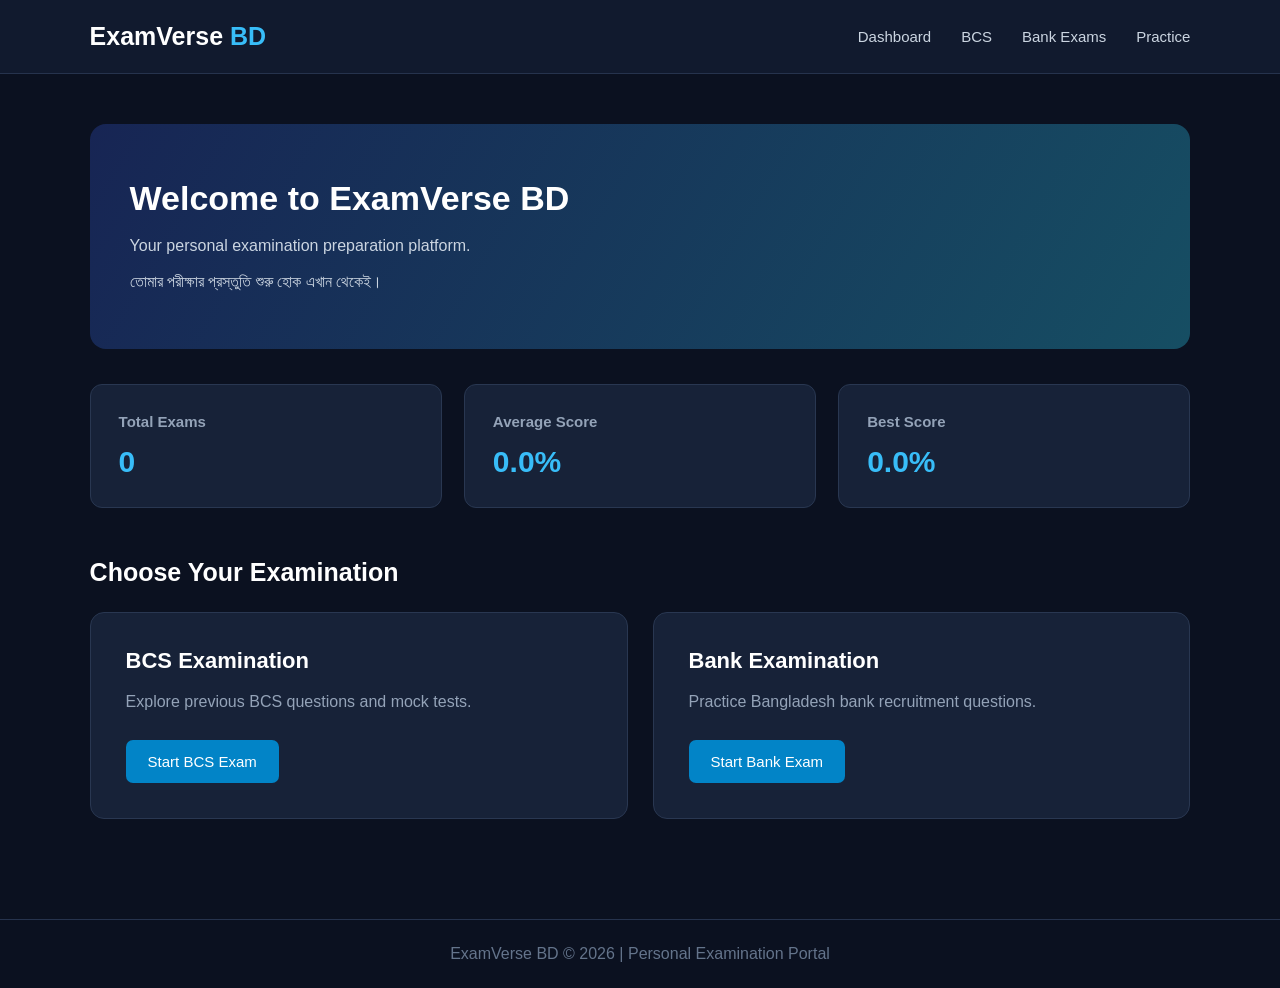
<file: index.html>
<!DOCTYPE html>
<html lang="en">

<head>
    <meta charset="UTF-8">
    <meta name="viewport" content="width=device-width, initial-scale=1.0">

    <title>ExamVerse BD | Personal Exam Portal</title>

    <link rel="stylesheet" href="style.css">
</head>

<body>

    <!-- Navigation -->
    <header>
        <div class="logo">ExamVerse <span>BD</span></div>

        <nav>
            <a href="#dashboard">Dashboard</a>
            <a href="#bcs">BCS</a>
            <a href="#bank">Bank Exams</a>
            <a href="#practice">Practice</a>
        </nav>
    </header>

    <!-- Main Dashboard -->
    <main id="dashboard">

        <section class="welcome">
            <h1>Welcome to ExamVerse BD</h1>
            <p>Your personal examination preparation platform.</p>
            <p>তোমার পরীক্ষার প্রস্তুতি শুরু হোক এখান থেকেই।</p>
        </section>

        <!-- Statistics -->
        <section class="statistics">

            <div class="card">
                <h3>Total Exams</h3>
                <p id="totalExams">0</p>
            </div>

            <div class="card">
                <h3>Average Score</h3>
                <p id="averageScore">0%</p>
            </div>

            <div class="card">
                <h3>Best Score</h3>
                <p id="bestScore">0%</p>
            </div>

        </section>

        <!-- Examination Categories -->
        <section class="exams">

            <h2>Choose Your Examination</h2>

            <div class="exam-container">

                <div class="exam-card" id="bcs">
                    <h3>BCS Examination</h3>
                    <p>Explore previous BCS questions and mock tests.</p>
                    <button onclick="startExam('bcs')">
                        Start BCS Exam
                    </button>
                </div>

                <div class="exam-card" id="bank">
                    <h3>Bank Examination</h3>
                    <p>Practice Bangladesh bank recruitment questions.</p>
                    <button onclick="startExam('bank')">
                        Start Bank Exam
                    </button>
                </div>

            </div>

        </section>

    </main>

    <footer>
        <p>ExamVerse BD © 2026 | Personal Examination Portal</p>
    </footer>

    <script src="script.js"></script>

</body>
</html>
</file>
<file: style.css>
/* =========================
   EXAMVERSE BD - MAIN STYLE
========================= */

* {
    margin: 0;
    padding: 0;
    box-sizing: border-box;
}

body {
    font-family: Arial, sans-serif;
    background: #0b1120;
    color: #ffffff;
    min-height: 100vh;
}

/* Navigation */

header {
    display: flex;
    justify-content: space-between;
    align-items: center;
    padding: 22px 7%;
    background: #111a2e;
    border-bottom: 1px solid #26334d;
}

.logo {
    font-size: 25px;
    font-weight: bold;
}

.logo span {
    color: #38bdf8;
}

nav {
    display: flex;
    gap: 30px;
}

nav a {
    color: #cbd5e1;
    text-decoration: none;
    font-size: 15px;
    transition: 0.3s;
}

nav a:hover {
    color: #38bdf8;
}

/* Main Content */

main {
    padding: 50px 7%;
}

.welcome {
    background: linear-gradient(120deg, #172554, #164e63);
    padding: 55px 40px;
    border-radius: 16px;
    margin-bottom: 35px;
}

.welcome h1 {
    font-size: 34px;
    margin-bottom: 15px;
}

.welcome p {
    color: #cbd5e1;
    margin-top: 10px;
    line-height: 1.6;
}

/* Statistics */

.statistics {
    display: grid;
    grid-template-columns: repeat(3, 1fr);
    gap: 22px;
    margin-bottom: 50px;
}

.card {
    background: #172238;
    padding: 28px;
    border-radius: 12px;
    border: 1px solid #293751;
}

.card h3 {
    color: #94a3b8;
    font-size: 15px;
    margin-bottom: 15px;
}

.card p {
    font-size: 30px;
    font-weight: bold;
    color: #38bdf8;
}

/* Examination Section */

.exams h2 {
    font-size: 25px;
    margin-bottom: 25px;
}

.exam-container {
    display: grid;
    grid-template-columns: repeat(2, 1fr);
    gap: 25px;
}

.exam-card {
    background: #172238;
    padding: 35px;
    border-radius: 14px;
    border: 1px solid #293751;
    transition: 0.3s;
}

.exam-card:hover {
    transform: translateY(-5px);
    border-color: #38bdf8;
}

.exam-card h3 {
    font-size: 22px;
    margin-bottom: 15px;
}

.exam-card p {
    color: #94a3b8;
    line-height: 1.6;
    margin-bottom: 25px;
}

/* Buttons */

button {
    background: #0284c7;
    color: white;
    border: none;
    padding: 13px 22px;
    border-radius: 7px;
    font-size: 15px;
    cursor: pointer;
    transition: 0.3s;
}

button:hover {
    background: #0369a1;
}

/* Footer */

footer {
    text-align: center;
    padding: 25px;
    color: #64748b;
    border-top: 1px solid #26334d;
    margin-top: 50px;
}

/* =========================
   EXAMINATION PAGE
========================= */

#timer {
    font-size: 22px;
    font-weight: bold;
    color: #38bdf8;
}

.exam-page {
    padding: 40px 7%;
}

.exam-header {
    margin-bottom: 30px;
}

.exam-header p {
    color: #94a3b8;
    margin-top: 10px;
}

.exam-layout {
    display: grid;
    grid-template-columns: 1fr 280px;
    gap: 25px;
}

.question-card,
.question-sidebar {
    background: #172238;
    border: 1px solid #293751;
    border-radius: 12px;
    padding: 25px;
}

.question-card h3 {
    margin-bottom: 25px;
    line-height: 1.7;
}

#optionsContainer label {
    display: block;
    padding: 15px;
    margin: 12px 0;
    background: #25334c;
    border-radius: 8px;
    cursor: pointer;
}

#optionsContainer label:hover {
    background: #334968;
}

.exam-controls {
    display: flex;
    flex-wrap: wrap;
    gap: 10px;
    margin-top: 20px;
}

#questionPalette {
    display: grid;
    grid-template-columns: repeat(4, 1fr);
    gap: 8px;
    margin: 20px 0;
}

#questionPalette button {
    padding: 10px;
}

.submit-btn {
    width: 100%;
    background: #dc2626;
}

/* =========================
   RESPONSIVE DESIGN
========================= */

@media (max-width: 768px) {

    header {
        flex-direction: column;
        gap: 20px;
    }

    nav {
        flex-wrap: wrap;
        justify-content: center;
        gap: 15px;
    }

    .welcome {
        padding: 35px 25px;
    }

    .welcome h1 {
        font-size: 26px;
    }

    .statistics {
        grid-template-columns: 1fr;
    }

    .exam-container {
        grid-template-columns: 1fr;
    }

    .exam-layout {
        grid-template-columns: 1fr;
    }

    .exam-controls button {
        flex: 1;
    }

    main {
        padding: 30px 5%;
    }

    .exam-page {
        padding: 30px 5%;
    }
}
</file>
